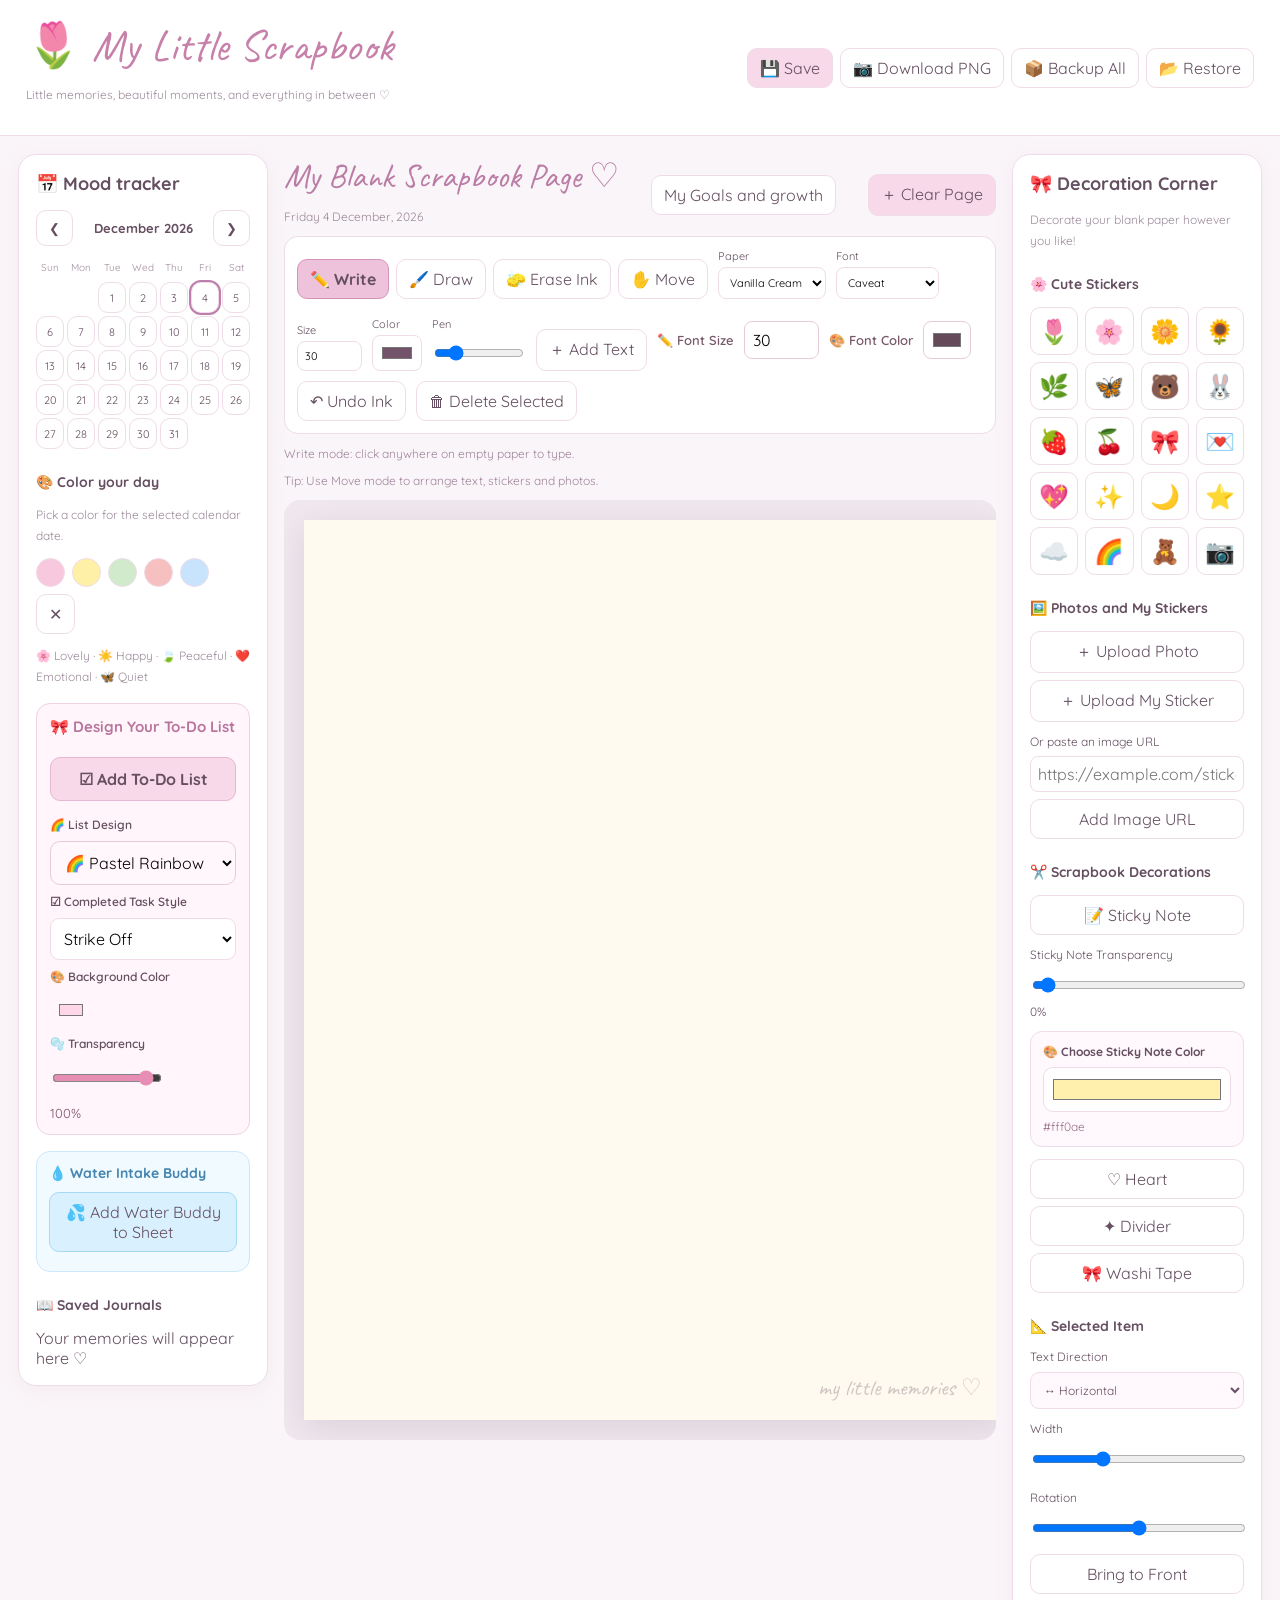
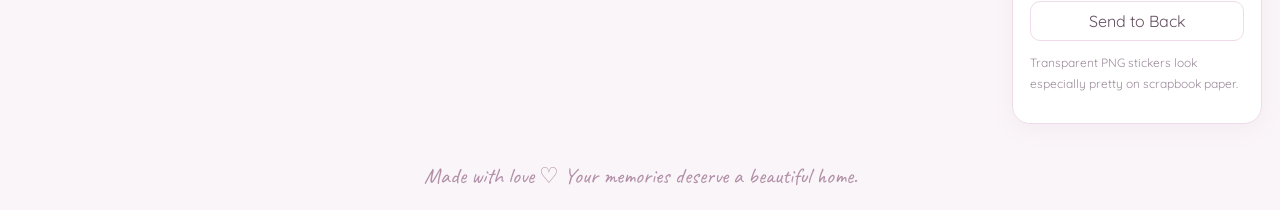
<file: index.html>
<!DOCTYPE html>
<html lang="en">
<head>
  <meta charset="UTF-8">
  <meta name="viewport" content="width=device-width, initial-scale=1.0">
  <title>My Little Scrapbook 🌷</title>
  <link rel="preconnect" href="https://fonts.googleapis.com">
  <link rel="preconnect" href="https://fonts.gstatic.com" crossorigin>
  <link href="https://fonts.googleapis.com/css2?family=Caveat:wght@400;700&family=Indie+Flower&family=Patrick+Hand&family=Quicksand:wght@400;500;700&display=swap" rel="stylesheet">
  <link rel="stylesheet" href="journlingstyle.css">
</head>
<body>
  <header class="site-header">
    <div>
      <h1>🌷 My Little Scrapbook</h1>
      <p>Little memories, beautiful moments, and everything in between ♡</p>
    </div>
    <div class="header-buttons">
      <button id="saveBtn">💾 Save</button>
      <button id="downloadBtn">📷 Download PNG</button>
      <button id="backupBtn">📦 Backup All</button>
      <button id="restoreBtn">📂 Restore</button>
      <input type="file" id="restoreFile" accept=".json,application/json" hidden>
    </div>
  </header>

  <main class="layout">
    <aside class="panel">
      <h2>📅 Mood tracker</h2>
      <div class="calendar-header">
        <button id="prevMonth">❮</button>
        <strong id="monthTitle"></strong>
        <button id="nextMonth">❯</button>
      </div>
      <div class="weekdays">
        <span>Sun</span><span>Mon</span><span>Tue</span>
        <span>Wed</span><span>Thu</span><span>Fri</span><span>Sat</span>
      </div>
      <div id="calendar" class="calendar"></div>

      <h3>🎨 Color your day</h3>
      <p class="hint">Pick a color for the selected calendar date.</p>
      <div class="mood-row">
        <button class="mood pink" data-mood="pink" title="Lovely"></button>
        <button class="mood yellow" data-mood="yellow" title="Happy"></button>
        <button class="mood green" data-mood="green" title="Peaceful"></button>
        <button class="mood red" data-mood="red" title="Emotional"></button>
        <button class="mood blue" data-mood="blue" title="Quiet"></button>
        <button id="clearMood" title="Clear mood">✕</button>
      </div>
      <p class="hint">🌸 Lovely · ☀️ Happy · 🍃 Peaceful · ❤️ Emotional · 🦋 Quiet</p>

      <!-- 🌷 TO-DO LIST DESIGNER -->
          <div class="todo-designer">

            <h3>🎀 Design Your To-Do List</h3>

            <button id="addTodoBtn" type="button" class="wide">
              ☑ Add To-Do List
            </button>

            <!-- Choose list design -->
            <label for="todoStyle">🌈 List Design</label>
            <select id="todoStyle">
              <option value="rainbow">🌈 Pastel Rainbow</option>
              <option value="dashed">🎀 Dashed Lines</option>
              <option value="lined">📒 Notebook Lines</option>
              <option value="boxes">🌸 Box List</option>
              <option value="dotted">✨ Dotted Lines</option>
              <option value="minimal">🤍 Minimal</option>
              <option value="gradient">🦋 Pastel Gradient</option>
              <option value="custom">🎨 Custom Color</option>
            </select>

            <!-- Completion style -->
            <label for="todoCheckStyle">
              ☑ Completed Task Style
            </label>
            <select id="todoCheckStyle">
              <option value="strike">Strike Off</option>
              <option value="tick">Tick Mark ✓</option>
            </select>

            <!-- Background color -->
            <label for="todoColor">🎨 Background Color</label>
            <input type="color"
                  id="todoColor"
                  value="#ffd6e7">

            <!-- Transparency -->
            <label for="todoOpacity">🫧 Transparency</label>
            <input type="range"
                  id="todoOpacity"
                  min="0"
                  max="100"
                  value="100">

            <span id="todoOpacityValue">100%</span>

          </div>
          <!-- END TO-DO LIST DESIGNER -->

          
        <!-- WATER INTAKE BUDDY -->
        <div class="water-controls">
          <h3>💧 Water Intake Buddy</h3>
          <button id="addWaterBtn" type="button" class="wide">
            💦 Add Water Buddy to Sheet
          </button>

        </div>


      <h3>📖 Saved Journals</h3>
      <div id="entryList" class="entry-list"></div>
    </aside>

    <section class="workspace">
      <div class="workspace-title">
        <div>
          <h2>My Blank Scrapbook Page ♡</h2>
          <p id="dateLabel"></p>
        </div>
        <a href="goals.html" target="_blank"><button>My Goals and growth</button></a>
        <button id="newPageBtn">＋ Clear Page</button>
      </div>

      <div class="toolbar">
        <div class="mode-group">
          <button class="mode active" data-mode="write">✏️ Write</button>
          <button class="mode" data-mode="draw">🖌️ Draw</button>
          <button class="mode" data-mode="erase">🧽 Erase Ink</button>
          <button class="mode" data-mode="move">✋ Move</button>
        </div>

        <label>Paper
          <select id="paperTheme">
            <option value="cream">Vanilla Cream</option>
            <option value="pink">Blush Pink</option>
            <option value="yellow">Pastel Yellow</option>
            <option value="green">Sage Green</option>
            <option value="blue">Baby Blue</option>
            <option value="red">Soft Rose</option>
            <option value="lavender">Lavender</option>
            <option value="lined">Lined Paper</option>
            <option value="grid">Graph Paper</option>
          </select>
        </label>

        <label>Font
          <select id="fontSelect">
            <option value="Caveat">Caveat</option>
            <option value="Indie Flower">Indie Flower</option>
            <option value="Patrick Hand">Patrick Hand</option>
            <option value="Quicksand">Quicksand</option>
          </select>
        </label>

        <label>Size
          <input type="number" id="fontSize" min="12" max="90" value="30">
        </label>

        <label>Color
          <input type="color" id="inkColor" value="#72536a">
        </label>

        <label>Pen
          <input type="range" id="penSize" min="1" max="30" value="4">
        </label>

        <button id="addTextBtn">＋ Add Text</button>
        
          <div class="writing-controls">
            <label for="writingFontSize">✏️ Font Size</label>
            <input
              type="number"
              id="writingFontSize"
              min="10"
              max="100"
              value="30"
            >

            <label for="writingFontColor">🎨 Font Color</label>
            <input
              type="color"
              id="writingFontColor"
              value="#654b59"
            >
          </div>

        <button id="undoInkBtn">↶ Undo Ink</button>
        <button id="deleteItemBtn">🗑 Delete Selected</button>
      </div>

      <p class="editor-tip" id="modeHint">
        Write mode: click any empty place on the paper to type. Tip: Use Move mode to arrange text, stickers and photos.
      </p>
      <p class="editor-tip" id="modeHint">
        Tip: Use Move mode to arrange text, stickers and photos.
      </p>

      <div class="sheet-scroller">
        <div id="journalSheet" class="journal-sheet cream">
          <canvas id="drawingCanvas" width="700" height="900"></canvas>
          <div id="itemLayer"></div>
          <div class="watermark">my little memories ♡</div>
        </div>
      </div>

      
    </section>

    <aside class="panel decoration-panel">
      <h2>🎀 Decoration Corner</h2>
      <p class="hint">Decorate your blank paper however you like!</p>

      <h3>🌸 Cute Stickers</h3>
      <div class="sticker-grid">
        <button data-sticker="🌷">🌷</button>
        <button data-sticker="🌸">🌸</button>
        <button data-sticker="🌼">🌼</button>
        <button data-sticker="🌻">🌻</button>
        <button data-sticker="🌿">🌿</button>
        <button data-sticker="🦋">🦋</button>
        <button data-sticker="🐻">🐻</button>
        <button data-sticker="🐰">🐰</button>
        <button data-sticker="🍓">🍓</button>
        <button data-sticker="🍒">🍒</button>
        <button data-sticker="🎀">🎀</button>
        <button data-sticker="💌">💌</button>
        <button data-sticker="💖">💖</button>
        <button data-sticker="✨">✨</button>
        <button data-sticker="🌙">🌙</button>
        <button data-sticker="⭐">⭐</button>
        <button data-sticker="☁️">☁️</button>
        <button data-sticker="🌈">🌈</button>
        <button data-sticker="🧸">🧸</button>
        <button data-sticker="📷">📷</button>
      </div>

      <h3>🖼️ Photos and My Stickers</h3>
      <button id="uploadPhotoBtn" class="wide">＋ Upload Photo</button>
      <button id="uploadStickerBtn" class="wide">＋ Upload My Sticker</button>
      <input type="file" id="imageFile" accept="image/*" hidden>

      <label class="field-label" for="imageUrl">Or paste an image URL</label>
      <input id="imageUrl" type="url" placeholder="https://example.com/sticker.png">
      <button id="addUrlBtn" class="wide">Add Image URL</button>

      <h3>✂️ Scrapbook Decorations</h3>
      <button id="stickyNoteBtn" class="wide">📝 Sticky Note</button>
      <label class="field-label">
          Sticky Note Transparency
          <input
            type="range"
            id="stickyTransparency"
            min="0"
            max="100"
            value="0"
            step="5"
          >
          <span id="transparencyValue">0%</span>
      </label>
      
      <div class="sticky-color-section">
        <label for="stickyGradientPicker">
          🎨 Choose Sticky Note Color
        </label>

        <input
          type="color"
          id="stickyGradientPicker"
          value="#fff0ae"
        >

        <span id="stickyColorValue">#fff0ae</span>
      </div>
      
      
          



      <button id="heartBtn" class="wide">♡ Heart</button>
      <button id="dividerBtn" class="wide">✦ Divider</button>
      <button id="tapeBtn" class="wide">🎀 Washi Tape</button>

      <h3>📐 Selected Item</h3>
        <label class="field-label">
          Text Direction
          <select id="textDirection">
            <option value="horizontal">↔ Horizontal</option>
            <option value="vertical">↕ Vertical</option>
          </select>
      </label>

      <label class="field-label">Width
        <input type="range" id="itemWidth" min="40" max="500" value="180">
      </label>
      <label class="field-label">Rotation
        <input type="range" id="itemRotation" min="-180" max="180" value="0">
      </label>
      <button id="frontBtn" class="wide">Bring to Front</button>
      <button id="backBtn" class="wide">Send to Back</button>

      <p class="hint">Transparent PNG stickers look especially pretty on scrapbook paper.</p>
    </aside>
  </main>

  <footer>Made with love ♡ Your memories deserve a beautiful home.</footer>

  <script src="https://html2canvas.hertzen.com/dist/html2canvas.min.js"></script>
  <script src="journlingjs.js"></script>
</body>
</html>
</file>
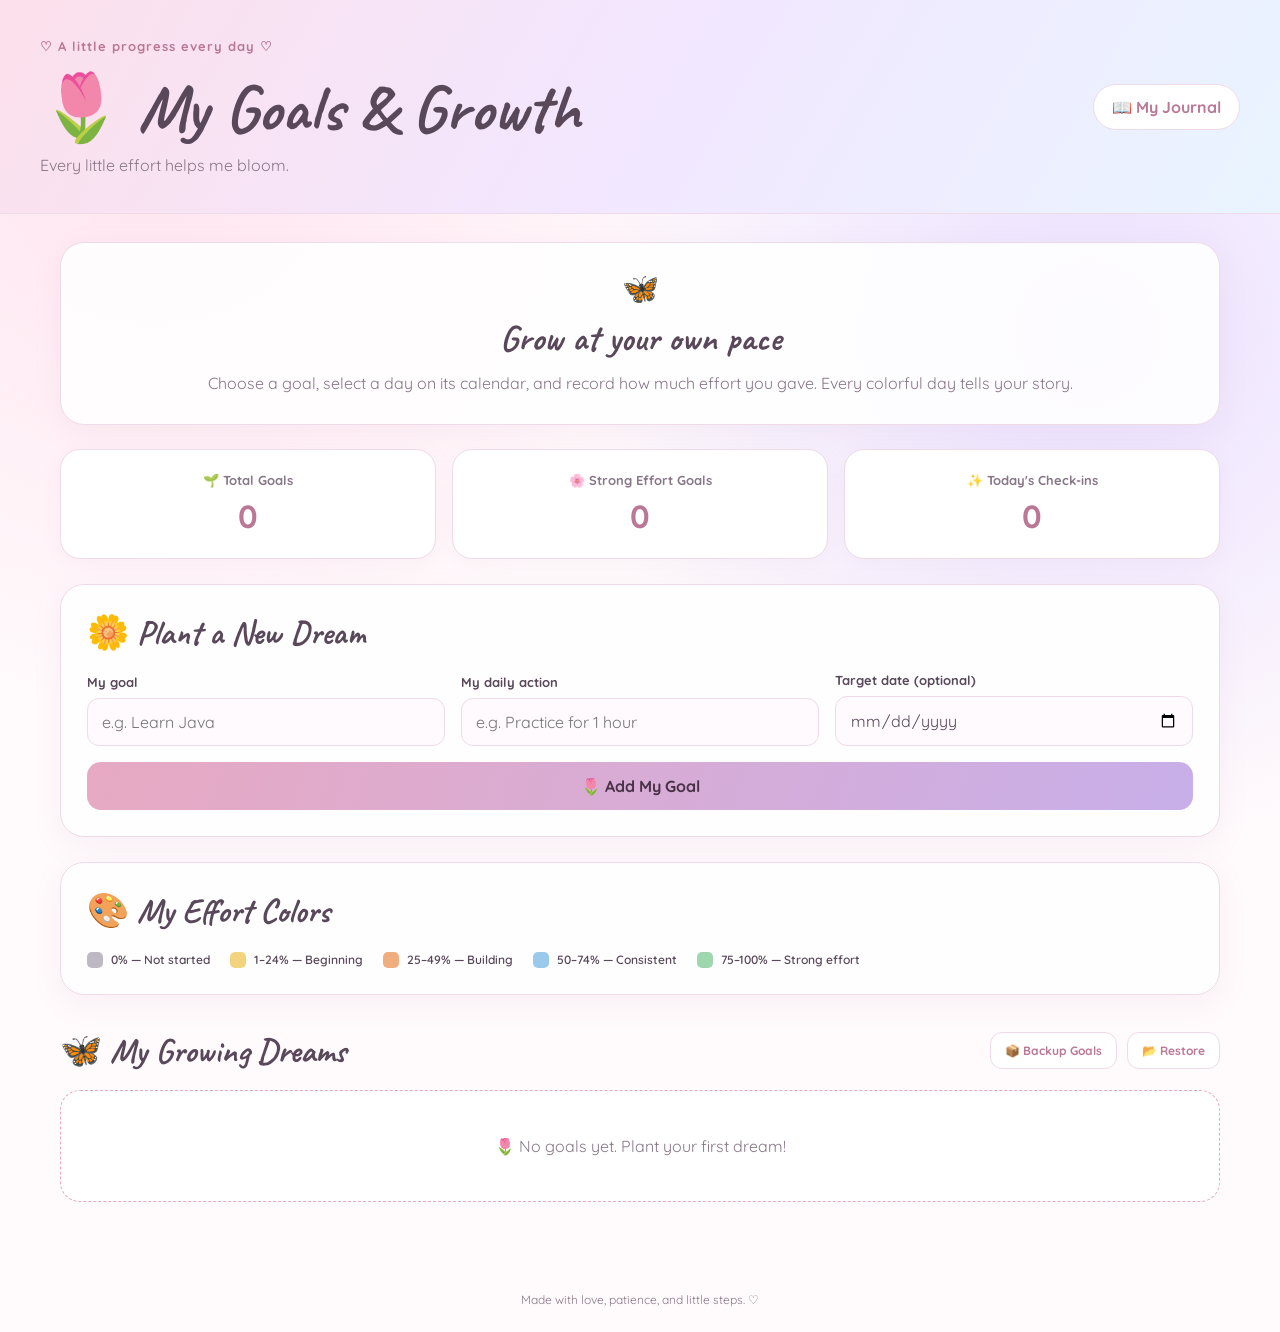
<file: goals.html>
<!DOCTYPE html>
<html lang="en">
<head>
  <meta charset="UTF-8">
  <meta name="viewport"
        content="width=device-width, initial-scale=1.0">

  <title>My Goals & Growth 🌷</title>

  <link rel="preconnect"
        href="https://fonts.googleapis.com">

  <link rel="preconnect"
        href="https://fonts.gstatic.com"
        crossorigin>

  <link href="https://fonts.googleapis.com/css2?family=Caveat:wght@400;600;700&family=Quicksand:wght@400;500;600;700&display=swap"
        rel="stylesheet">

  <link rel="stylesheet" href="goalsstyle.css">

  
</head>

<body>

  <header class="site-header">
    <div class="header-inner">
      <div>
        <p class="eyebrow">♡ A little progress every day ♡</p>
        <h1>🌷 My Goals & Growth</h1>
        <p class="subtitle">
          Every little effort helps me bloom.
        </p>
      </div>

      <a class="journal-link" href="index.html">
        📖 My Journal
      </a>
    </div>
  </header>

  <main class="page-container">

    <section class="welcome-card">
      <span class="welcome-decoration">🦋</span>

      <h2>Grow at your own pace</h2>

      <p>
        Choose a goal, select a day on its calendar,
        and record how much effort you gave.
        Every colorful day tells your story.
      </p>
    </section>

    <!-- DASHBOARD -->

    <section class="dashboard" aria-label="Goal summary">

      <div class="stat-card">
        <span>🌱 Total Goals</span>
        <strong id="totalGoals">0</strong>
      </div>

      <div class="stat-card">
        <span>🌸 Strong Effort Goals</span>
        <strong id="completedGoals">0</strong>
      </div>

      <div class="stat-card">
        <span>✨ Today's Check-ins</span>
        <strong id="todayCheckins">0</strong>
      </div>

    </section>

    <!-- CREATE GOAL -->

    <section class="form-section">

      <div class="section-heading">
        <h2>🌼 Plant a New Dream</h2>
      </div>

      <form id="goalForm" class="goal-form">

        <div class="field">
          <label for="goalName">My goal</label>

          <input
            id="goalName"
            type="text"
            maxlength="100"
            placeholder="e.g. Learn Java"
            required
          >
        </div>

        <div class="field">
          <label for="goalAction">
            My daily action
          </label>

          <input
            id="goalAction"
            type="text"
            maxlength="100"
            placeholder="e.g. Practice for 1 hour"
            required
          >
        </div>

        <div class="field">
          <label for="goalTarget">
            Target date (optional)
          </label>

          <input
            id="goalTarget"
            type="date"
          >
        </div>

        <button type="submit" class="add-goal-btn">
          🌷 Add My Goal
        </button>

      </form>
    </section>

    <!-- COLOR LEGEND -->

    <section class="legend-section">

      <h2>🎨 My Effort Colors</h2>

      <div class="color-legend">

        <div class="legend-item">
          <span class="legend-dot gray"></span>
          <span>0% — Not started</span>
        </div>

        <div class="legend-item">
          <span class="legend-dot yellow"></span>
          <span>1–24% — Beginning</span>
        </div>

        <div class="legend-item">
          <span class="legend-dot orange"></span>
          <span>25–49% — Building</span>
        </div>

        <div class="legend-item">
          <span class="legend-dot blue"></span>
          <span>50–74% — Consistent</span>
        </div>

        <div class="legend-item">
          <span class="legend-dot green"></span>
          <span>75–100% — Strong effort</span>
        </div>

      </div>

    </section>

    <!-- SAVED GOALS -->

    <section class="my-goals-section">

      <div class="section-heading goals-heading">

        <h2>🦋 My Growing Dreams</h2>

        <div class="backup-actions">
          <button id="backupBtn"
                  type="button"
                  class="secondary-btn">
            📦 Backup Goals
          </button>

          <button id="restoreBtn"
                  type="button"
                  class="secondary-btn">
            📂 Restore
          </button>

          <input
            type="file"
            id="restoreFile"
            accept=".json,application/json"
            hidden
          >
        </div>

      </div>

      <div id="goalsList" class="goals-grid"></div>

    </section>

  </main>

  <footer class="site-footer">
    Made with love, patience, and little steps. ♡
  </footer>
<script src="goalsjs.js" defer></script>
</body>
</html>
</file>
<file: journlingstyle.css>
:root {
  --pink: #e8a8c8;
  --ink: #654f61;
  --border: #efdce8;
}

* { box-sizing: border-box; }

body {
  margin: 0;
  background: #faf5f9;
  color: var(--ink);
  font-family: "Quicksand", sans-serif;
}

button, input, select { font: inherit; }

button {
  cursor: pointer;
  padding: 9px 12px;
  border: 1px solid var(--border);
  border-radius: 10px;
  background: white;
  color: var(--ink);
}

button:hover { background: #fbe5f1; }

input, select {
  max-width: 100%;
  border: 1px solid var(--border);
  border-radius: 8px;
  padding: 7px;
  background: white;
}

.site-header {
  padding: 18px 26px;
  background: white;
  border-bottom: 1px solid var(--border);
  display: flex;
  align-items: center;
  justify-content: space-between;
  flex-wrap: wrap;
  gap: 12px;
}

.site-header h1 {
  font: 44px "Caveat", cursive;
  color: #c780a9;
  margin: 0;
}

.site-header p, .hint {
  font-size: 12px;
  line-height: 1.7;
  color: #9c8b9b;
}

.header-buttons, .mode-group {
  display: flex;
  flex-wrap: wrap;
  gap: 7px;
}

#saveBtn, #newPageBtn {
  background: #f8d9e9;
}

.layout {
  display: grid;
  grid-template-columns: 250px minmax(0, 1fr) 250px;
  align-items: start;
  gap: 16px;
  padding: 18px;
}

.panel {
  background: white;
  padding: 17px;
  border-radius: 18px;
  border: 1px solid var(--border);
  box-shadow: 0 5px 20px #bca5b61a;
}

.panel h2 { font-size: 18px; margin-top: 0; }
.panel h3 { font-size: 14px; margin-top: 24px; }

.calendar-header {
  display: flex;
  justify-content: space-between;
  align-items: center;
  gap: 5px;
  font-size: 13px;
}

.weekdays, .calendar {
  display: grid;
  grid-template-columns: repeat(7, minmax(0, 1fr));
  gap: 3px;
  text-align: center;
}

.weekdays {
  margin-top: 15px;
  font-size: 10px;
  color: #a28c9e;
}

.calendar { margin-top: 8px; }

.calendar button {
  padding: 5px 1px;
  min-height: 31px;
  font-size: 11px;
  position: relative;
}

.calendar .selected {
  outline: 2px solid #bd7eab;
}

.calendar .saved::after {
  content: "•";
  position: absolute;
  bottom: -5px;
  left: 45%;
  font-size: 17px;
}

.mood-row {
  display: flex;
  flex-wrap: wrap;
  gap: 7px;
}

.mood {
  width: 29px;
  height: 29px;
  border-radius: 50%;
  padding: 0;
}

.mood.pink { background: #f8c9de; }
.mood.yellow { background: #fff0a8; }
.mood.green { background: #d0eacb; }
.mood.red { background: #f6bfc0; }
.mood.blue { background: #c8e4fc; }

.entry-list {
  display: flex;
  flex-direction: column;
  gap: 6px;
  max-height: 240px;
  overflow-y: auto;
}

.entry-list button {
  font-size: 11px;
  text-align: left;
}

.workspace { min-width: 0; }

.workspace-title {
  display: flex;
  justify-content: space-between;
  align-items: center;
  gap: 10px;
}

.workspace-title h2 {
  font: 34px "Caveat", cursive;
  color: #ba7da5;
  margin: 0;
}

.workspace-title p {
  font-size: 12px;
  color: #9b8998;
}

.toolbar {
  background: white;
  padding: 12px;
  border: 1px solid var(--border);
  border-radius: 14px;
  display: flex;
  flex-wrap: wrap;
  align-items: end;
  gap: 10px;
}

.toolbar label {
  display: flex;
  flex-direction: column;
  gap: 4px;
  font-size: 11px;
}

.toolbar input[type="number"] { width: 65px; }
.toolbar input[type="color"] { width: 50px; height: 36px; }
.toolbar input[type="range"] { width: 90px; }

.mode.active {
  background: #eec2da;
  border-color: #d494b8;
  font-weight: bold;
}

.editor-tip {
  font-size: 12px;
  color: #a0859c;
  margin: 12px 0;
}

.sheet-scroller {
  background: #f0e8ef;
  border-radius: 16px;
  padding: 20px;
  overflow: auto;
}

.journal-sheet {
  width: 700px;
  height: 900px;
  position: relative;
  margin: 0 auto;
  overflow: hidden;
  box-shadow: 0 8px 30px #8c788a35;
  background: #fffaf0;
  touch-action: none;
}

.journal-sheet.cream { background: #fffaf0; }
.journal-sheet.pink { background: #ffe7f0; }
.journal-sheet.yellow { background: #fff7d2; }
.journal-sheet.green { background: #e5f3e2; }
.journal-sheet.blue { background: #e4f2ff; }
.journal-sheet.red { background: #ffe2e2; }
.journal-sheet.lavender { background: #efe5ff; }

.journal-sheet.lined {
  background-color: #fffdf8;
  background-image: repeating-linear-gradient(
    transparent 0px,
    transparent 31px,
    #bdd7e9 32px
  );
}

.journal-sheet.grid {
  background-color: #fffdf8;
  background-image:
    linear-gradient(#e9dce6 1px, transparent 1px),
    linear-gradient(90deg, #e9dce6 1px, transparent 1px);
  background-size: 25px 25px;
}

#drawingCanvas, #itemLayer {
  position: absolute;
  inset: 0;
  width: 700px;
  height: 900px;
}


#drawingCanvas {
  position: absolute;
  z-index: 1;
  pointer-events: none;
  touch-action: none;
}

#itemLayer {
  position: absolute;
  z-index: 2;
  pointer-events: none;
}

.journal-item {
  pointer-events: auto;
}

/* Drawing mode */
.journal-sheet.drawing-mode #drawingCanvas {
  pointer-events: auto;
}

.journal-sheet.drawing-mode #itemLayer,
.journal-sheet.drawing-mode .journal-item {
  pointer-events: none;
}


.watermark {
  position: absolute;
  z-index: 0;
  bottom: 18px;
  right: 22px;
  font: 23px "Caveat", cursive;
  opacity: 0.3;
  pointer-events: none;
}

.journal-item {
  position: absolute;
  pointer-events: auto;
  touch-action: none;
  cursor: grab;
  transform-origin: center;
  user-select: none;
  min-height: 35px;
  overflow-wrap: anywhere;
}

.journal-item.selected {
  outline: 2px dashed #cb83ae;
  outline-offset: 4px;
}

.journal-item.text {
  padding: 5px;
  white-space: pre-wrap;
  line-height: 1.2;
}

.journal-item.note {
  padding: 16px;
  min-height: 125px;
  background: #fff0ae;
  box-shadow: 3px 4px 10px #0000001a;
  white-space: pre-wrap;
}

.journal-item.sticker {
  text-align: center;
  font-size: 65px;
}

.journal-item img {
  width: 100%;
  display: block;
  pointer-events: none;
}

.journal-item[contenteditable="true"] {
  cursor: text;
  user-select: text;
  touch-action: auto;
  outline: 2px dashed #d18aaf;
}

.journal-item[contenteditable="true"]:empty::before {
  content: "Write here...";
  color: #b9a2b4;
}

.sheet-footer {
  display: flex;
  justify-content: space-between;
  align-items: center;
  gap: 10px;
  font-size: 11px;
  color: #98869a;
  padding: 12px 0;
}

.sticker-grid {
  display: grid;
  grid-template-columns: repeat(4, 1fr);
  gap: 7px;
}

.sticker-grid button {
  font-size: 24px;
  padding: 8px 0;
}

.wide {
  display: block;
  width: 100%;
  margin: 7px 0;
}

.field-label {
  display: block;
  font-size: 12px;
  margin-top: 12px;
}

.decoration-panel input[type="url"],
.decoration-panel input[type="range"] {
  width: 100%;
  margin-top: 7px;
}

footer {
  padding: 20px;
  text-align: center;
  font: 22px "Caveat", cursive;
  color: #b18fa7;
}

@media (max-width: 1200px) {
  .layout { grid-template-columns: 230px minmax(0, 1fr); }
  .decoration-panel { grid-column: 1 / -1; }
}

@media (max-width: 760px) {
  .layout { display: flex; flex-direction: column; }
  .panel, .workspace { width: 100%; }
  .journal-sheet { margin: 0; }
  .site-header { padding: 14px; }
}


/* ===== CANVA-STYLE ELEMENT RESIZING ===== */

.journal-item {
  box-sizing: border-box;
  position: absolute;
  overflow: visible;
}

.journal-item.selected {
  outline: 2px solid #b16dd5;
  outline-offset: 2px;
}

/* Hide handles until selected */
.resize-handle {
  display: none;
  position: absolute;
  width: 11px;
  height: 11px;
  background: #ffffff;
  border: 2px solid #a967cc;
  border-radius: 3px;
  z-index: 999;
  pointer-events: auto;
  touch-action: none;
}

/* Show handles on selected element */
.journal-item.selected .resize-handle {
  display: block;
}

.handle-nw {
  top: -7px;
  left: -7px;
  cursor: nwse-resize;
}

.handle-n {
  top: -7px;
  left: 50%;
  transform: translateX(-50%);
  cursor: ns-resize;
}

.handle-ne {
  top: -7px;
  right: -7px;
  cursor: nesw-resize;
}

.handle-e {
  top: 50%;
  right: -7px;
  transform: translateY(-50%);
  cursor: ew-resize;
}

.handle-se {
  bottom: -7px;
  right: -7px;
  cursor: nwse-resize;
}

.handle-s {
  bottom: -7px;
  left: 50%;
  transform: translateX(-50%);
  cursor: ns-resize;
}

.handle-sw {
  bottom: -7px;
  left: -7px;
  cursor: nesw-resize;
}

.handle-w {
  top: 50%;
  left: -7px;
  transform: translateY(-50%);
  cursor: ew-resize;
}

/* Photos resize with their container */
.journal-item.image img {
  width: 100%;
  height: 100%;
  object-fit: fill;
  pointer-events: none;
}

/* Prevent handles appearing in downloaded image */
.resize-handle {
  user-select: none;
}



/* Fix writing mode and hide resize handles while typing */

.journal-item.text,
.journal-item.note {
  writing-mode: horizontal-tb;
  word-break: normal;
  overflow-wrap: break-word;
  white-space: pre-wrap;
  min-width: 120px;
}

.journal-item.editing .resize-handle {
  display: none !important;
}

.journal-item[contenteditable="true"] {
  outline: 2px dashed #d18aaf;
  cursor: text;
  user-select: text;
}



/* Text direction selector */

#textDirection {
  width: 100%;
  margin-top: 8px;
  padding: 9px;
  border: 1px solid #efdce8;
  border-radius: 9px;
  background: #fff8fc;
  color: #654f61;
}

/* Allow horizontal or vertical text */

.journal-item.text,
.journal-item.note {
  word-break: normal;
  overflow-wrap: break-word;
}

/* Keep resize handles positioned normally */

.journal-item .resize-handle {
  writing-mode: horizontal-tb;
}



/* Fix reverse typing */

.journal-item.text,
.journal-item.note {
  direction: ltr;
  unicode-bidi: normal;
}

.journal-item.editing .resize-handle {
  display: none !important;
}

.journal-item[contenteditable="true"] {
  user-select: text;
  cursor: text;
}


.sticky-color-section {
  margin: 12px 0;
  padding: 12px;
  background: #fff8fc;
  border: 1px solid #efdce8;
  border-radius: 12px;
}

.sticky-color-section label {
  display: block;
  font-size: 12px;
  font-weight: 700;
  margin-bottom: 8px;
}

#stickyGradientPicker {
  width: 100%;
  height: 45px;
  cursor: pointer;
  border: 1px solid #efdce8;
  border-radius: 10px;
}

#stickyColorValue {
  display: block;
  margin-top: 7px;
  font-size: 12px;
  color: #98738a;
}



/* ===== TO-DO LIST ===== */

.todo-controls {
  display: flex;
  flex-direction: column;
  gap: 8px;
  margin: 12px 0;
}

#addTodoBtn,
#todoStyle {
  padding: 10px;
  border: 1px solid #e8cbd9;
  border-radius: 10px;
  background: #fff7fb;
  cursor: pointer;
}

.journal-item.todo {
  padding: 16px;
  border-radius: 12px;
  box-sizing: border-box;
  min-width: 190px;
  min-height: 130px;
  writing-mode: horizontal-tb !important;
  direction: ltr;
  overflow: visible;
}

.todo-title {
  font-weight: bold;
  font-size: 18px;
  margin-bottom: 12px;
  color: #71584a;
}

.todo-tasks {
  display: flex;
  flex-direction: column;
  gap: 9px;
}

.todo-row {
  display: flex;
  align-items: flex-start;
  gap: 9px;
  font-size: 15px;
  color: #594c43;
}

.todo-checkbox {
  appearance: none;
  -webkit-appearance: none;
  width: 19px;
  height: 19px;
  min-width: 19px;
  border: 2px solid #9c8291;
  border-radius: 3px;
  background: #fff;
  cursor: pointer;
  position: relative;
  margin: 1px 0 0;
}

.todo-checkbox:checked {
  background: #c992ad;
  border-color: #c992ad;
}

.todo-checkbox:checked::after {
  content: "✓";
  position: absolute;
  left: 2px;
  top: -4px;
  color: white;
  font-size: 16px;
  font-weight: bold;
}

.todo-task-text {
  flex: 1;
  min-width: 0;
  outline: none;
  overflow-wrap: anywhere;
  cursor: text;
}



.todo-add-task {
  margin-top: 12px;
  background: #ffffffaa;
  border: 1px dashed #c99cb2;
  border-radius: 7px;
  padding: 6px 10px;
  cursor: pointer;
  font-size: 13px;
}

.journal-item.todo .resize-handle {
  z-index: 10;
}


/* Strike off completed tasks */
.journal-item.todo[data-todo-style="strike"]
.todo-checkbox:checked + .todo-task-text {
  text-decoration: line-through;
  opacity: 0.55;
}

/* Tick mark only: keep text normal */
.journal-item.todo[data-todo-style="tick"]
.todo-checkbox:checked + .todo-task-text {
  text-decoration: none;
  opacity: 1;
}


/* ===== WRITING FONT CONTROLS ===== */

.writing-controls {
  display: flex;
  flex-wrap: wrap;
  align-items: center;
  gap: 10px;
  margin: 12px 0;

}

.writing-controls label {
  font-size: 13px;
  font-weight: 600;
  color: #79586a;
}

#writingFontSize {
  width: 75px;
  padding: 8px;
  border: 1px solid #e8cbd9;
  border-radius: 8px;
}

#writingFontColor {
  width: 48px;
  height: 38px;
  border: 1px solid #e8cbd9;
  border-radius: 8px;
  cursor: pointer;
}


.todo-style-controls {
  display: flex;
  align-items: center;
  gap: 12px;
  flex-wrap: wrap;
  padding: 10px;
  border-radius: 12px;
  background: #fff5fa;
}

#todoColor {
  width: 42px;
  height: 34px;
  border: none;
  cursor: pointer;
  background: transparent;
}

#todoOpacity {
  width: 110px;
  cursor: pointer;
  accent-color: #e88eb5;
}

#todoOpacityValue {
  font-size: 13px;
  color: #80546a;
}




/* ===== CUSTOMIZABLE TO-DO DESIGNS ===== */

.journal-item.todo {
  border-radius: 14px;
  padding: 16px;
  min-width: 190px;
  min-height: 130px;
}

/* Pastel rainbow */
.journal-item.todo.rainbow {
  background: linear-gradient(
    180deg,
    #f9d6e5,
    #ffe8be,
    #fff4c8,
    #d9f1d8,
    #d9eafa,
    #e7ddfa
  );
}

/* Dashed lines */
.journal-item.todo.dashed {
  background: #fff8ef;
}

.journal-item.todo.dashed .todo-row {
  border-bottom: 2px dashed #cba6bb;
  padding: 10px 4px;
}

/* Notebook lines */
.journal-item.todo.lined {
  background: #fffaf1;
}

.journal-item.todo.lined .todo-row {
  min-height: 36px;
  border-bottom: 1px solid #a7c7dc;
  padding: 8px 4px;
}

/* Box list */
.journal-item.todo.boxes {
  background: #fce5ef;
}

.journal-item.todo.boxes .todo-row {
  background: rgba(255,255,255,0.65);
  border: 1px solid #d9b5c9;
  border-radius: 9px;
  padding: 9px;
}

/* Dotted lines */
.journal-item.todo.dotted {
  background: #f1e5ff;
}

.journal-item.todo.dotted .todo-row {
  border-bottom: 2px dotted #bb9dcf;
  padding: 10px 4px;
}

/* Minimal */
.journal-item.todo.minimal {
  background: #ffffff;
  border: 1px solid #e5e5e5;
}

/* Pastel gradient */
.journal-item.todo.gradient {
  background: linear-gradient(
    135deg,
    #fbd9e8,
    #e2dcfa,
    #d9ecff
  );
}

/* Custom color */
.journal-item.todo.custom {
  background: var(--todo-bg, #f9dce9);
}

/* Designer controls */
.todo-designer {
  display: flex;
  flex-direction: column;
  gap: 10px;
  padding: 14px;
  margin: 14px 0;
  border: 1px solid #efdce8;
  border-radius: 14px;
  background: #fff7fb;
}

.todo-designer label {
  font-size: 12px;
  font-weight: 600;
}

.todo-designer select,
.todo-designer input[type="color"] {
  width: 100%;
}

.todo-designer input[type="range"] {
  width: 100%;
  accent-color: #d88fb8;
}


/* ===== SAVED JOURNAL LIST ===== */

.saved-entry-row {
  display: flex;
  align-items: center;
  gap: 6px;
  margin-bottom: 7px;
}

.saved-entry-open {
  flex: 1;
  min-width: 0;
  text-align: left;
  padding: 10px;
  background: #fff7fb;
  border: 1px solid #efdce8;
  border-radius: 10px;
  font-size: 12px;
}

.saved-entry-open:hover {
  background: #fbe5f1;
}

.saved-entry-delete {
  flex-shrink: 0;
  padding: 9px;
  background: #ffe5eb;
  border: 1px solid #f0c3cf;
  border-radius: 10px;
  cursor: pointer;
}

.saved-entry-delete:hover {
  background: #ffc9d7;
}



/* ===== LEFT SIDE TO-DO DESIGNER ===== */

.panel .todo-designer {
  display: flex;
  flex-direction: column;
  gap: 9px;
  padding: 13px;
  margin: 16px 0;
  border-radius: 14px;
  background: #fff5fa;
  border: 1px solid #efd3e3;
}

.panel .todo-designer h3 {
  margin: 0 0 5px;
  color: #b8759e;
  font-size: 15px;
}

.panel .todo-designer label {
  font-size: 12px;
  font-weight: 600;
}

.panel .todo-designer select {
  width: 100%;
  padding: 9px;
  border-radius: 9px;
}

.panel .todo-designer input[type="color"] {
  width: 100%;
  height: 38px;
  cursor: pointer;
}

.panel .todo-designer input[type="range"] {
  width: 100%;
  accent-color: #d88fb8;
}

#addTodoBtn {
  width: 100%;
  background: #f8d9e9;
  border: 1px solid #e8b7d1;
  font-weight: 700;
  padding: 11px;
  border-radius: 10px;
}

#addTodoBtn:hover {
  background: #f3c5df;
}



/* ===== WATER INTAKE BUDDY ===== */

.water-controls {
  margin: 14px 0;
  padding: 12px;
  background: #f0faff;
  border: 1px solid #cde8f8;
  border-radius: 14px;
}

.water-controls h3 {
  margin: 0 0 10px;
  color: #4486b0;
}

#addWaterBtn {
  background: #d9f1ff;
  border-color: #a7d8f4;
}

.journal-item.water {
  width: 260px;
  min-width: 220px;
  min-height: 350px;
  padding: 15px;
  background: #f2fbff;
  border: 2px solid #b5e4fa;
  border-radius: 20px;
  text-align: center;
  box-shadow: 0 5px 15px #4baddb18;
  overflow: visible;
}

.water-heading {
  font-size: 19px;
  font-weight: 700;
  color: #438bb6;
  margin-bottom: 5px;
}

.water-subtitle {
  font-size: 11px;
  color: #7aaac6;
}

.water-glass {
  position: relative;
  width: 112px;
  height: 160px;
  margin: 15px auto;
  border: 5px solid #91c9e8;
  border-top: 0;
  border-radius: 8px 8px 28px 28px;
  background: #e8f7ff80;
  overflow: hidden;
  clip-path: polygon(0 0,100% 0,93% 100%,7% 100%);
}

.water-liquid {
  position: absolute;
  bottom: 0;
  left: 0;
  width: 100%;
  height: 0%;
  background: linear-gradient(
    180deg,
    #8cdeff,
    #3ba9f5,
    #1689e1
  );
  transition: height 0.8s ease;
}

.water-liquid::before {
  content: "";
  position: absolute;
  top: -5px;
  left: -15%;
  width: 130%;
  height: 14px;
  border-radius: 50%;
  background: #b5eeff;
  animation: waterWave 2s ease-in-out infinite alternate;
}

@keyframes waterWave {
  from { transform: translateX(-6px) rotate(-2deg); }
  to { transform: translateX(6px) rotate(2deg); }
}

.water-face {
  position: absolute;
  z-index: 2;
  top: 45%;
  left: 50%;
  transform: translate(-50%,-50%);
  width: 80px;
  display: flex;
  flex-direction: column;
  align-items: center;
  pointer-events: none;
}

.water-eyes {
  display: flex;
  gap: 27px;
}

.water-eyes span {
  width: 7px;
  height: 10px;
  background: #245a83;
  border-radius: 50%;
  animation: waterBlink 4s infinite;
}

@keyframes waterBlink {
  0%, 94%, 100% { transform: scaleY(1); }
  97% { transform: scaleY(0.15); }
}

.water-mouth {
  margin-top: 10px;
  width: 22px;
  height: 12px;
  border-bottom: 3px solid #245a83;
  border-radius: 0 0 50% 50%;
  transition: all 0.4s;
}

.water-glass.sad .water-mouth {
  border-bottom: 0;
  border-top: 3px solid #245a83;
  border-radius: 50% 50% 0 0;
  margin-top: 15px;
}

.water-glass.happy .water-mouth {
  width: 30px;
  height: 16px;
  border-bottom-width: 4px;
}

.water-message {
  font-size: 12px;
  font-weight: 700;
  color: #4486b0;
  min-height: 35px;
}

.water-progress {
  font-size: 13px;
  margin: 8px 0;
  color: #4c84a4;
}

.water-settings {
  display: flex;
  flex-direction: column;
  gap: 7px;
  margin-top: 10px;
}

.water-settings label {
  font-size: 11px;
  text-align: left;
}

.water-settings input {
  width: 100%;
  padding: 6px;
}

.water-actions {
  display: flex;
  gap: 5px;
  margin-top: 5px;
}

.water-actions button {
  flex: 1;
  font-size: 11px;
  padding: 7px 3px;
  background: #d9f1ff;
  border-color: #b5dff5;
}

@media (prefers-reduced-motion: reduce) {
  .water-liquid,
  .water-liquid::before,
  .water-eyes span {
    animation: none;
    transition: none;
  }
}


/* Cute expression changes */

.water-glass.happy .water-face {
  animation: waterCelebrate 0.6s ease-in-out;
}

@keyframes waterCelebrate {
  0% { transform: translate(-50%, -50%) scale(1); }
  40% { transform: translate(-50%, -55%) scale(1.15); }
  70% { transform: translate(-50%, -50%) scale(0.95); }
  100% { transform: translate(-50%, -50%) scale(1); }
}

.water-glass:not(.sad):not(.happy) .water-mouth {
  width: 18px;
  height: 7px;
}


/* ===== RESIZABLE WATER BUDDY ===== */

.journal-item.water {
  width: 260px;
  height: 390px;
  min-width: 150px;
  min-height: 230px;
  position: absolute;
  overflow: visible;
  container-type: inline-size;
}

.journal-item.water .water-heading {
  font-size: clamp(12px, 7cqw, 24px);
}

.journal-item.water .water-subtitle {
  font-size: clamp(9px, 4cqw, 13px);
}

.journal-item.water .water-glass {
  width: min(45%, 150px);
  height: 40%;
  min-height: 65px;
  margin: 12px auto;
}

.journal-item.water .water-face {
  transform: translate(-50%, -50%) scale(
    var(--face-scale, 1)
  );
}

.journal-item.water .water-message {
  font-size: clamp(10px, 4.5cqw, 15px);
}

.journal-item.water .water-progress {
  font-size: clamp(10px, 4cqw, 14px);
}

.journal-item.water .water-settings label {
  font-size: clamp(9px, 3.8cqw, 12px);
}

.journal-item.water .water-settings input {
  font-size: clamp(10px, 4cqw, 14px);
}

.journal-item.water .water-actions button {
  font-size: clamp(10px, 4cqw, 13px);
}

/* Keep resize handles visible */
.journal-item.water.selected .resize-handle {
  display: block;
  z-index: 100;
}
</file>
<file: goalsstyle.css>
/* ========================================
   MY GOALS & GROWTH - PASTEL THEME
======================================== */

:root {
  --pink: #e7a9c2;
  --deep-pink: #ba7896;
  --lavender: #e9ddf5;
  --cream: #fffaf6;
  --ink: #59485a;
  --muted: #887787;
  --border: #efdae7;

  --gray: #bdb8c3;
  --yellow: #f3d47e;
  --orange: #f0ae7e;
  --blue: #9bc9ec;
  --green: #9ed6ae;
}

* {
  box-sizing: border-box;
}

body {
  margin: 0;
  font-family: "Quicksand", sans-serif;
  color: var(--ink);
  background:
    radial-gradient(
      circle at 12% 10%,
      #ffe4ef 0,
      transparent 35%
    ),
    radial-gradient(
      circle at 85% 25%,
      #eae0ff 0,
      transparent 35%
    ),
    #fffafc;
}

button,
input {
  font: inherit;
}

button {
  cursor: pointer;
}

button:focus-visible,
input:focus-visible,
a:focus-visible {
  outline: 3px solid #ba7896;
  outline-offset: 3px;
}

.site-header {
  padding: 38px 20px;
  background: linear-gradient(
    120deg,
    #fce0eb,
    #f2e7ff,
    #e9f4ff
  );
  border-bottom: 1px solid var(--border);
}

.header-inner {
  max-width: 1200px;
  margin: auto;
  display: flex;
  justify-content: space-between;
  align-items: center;
  gap: 20px;
}

.eyebrow {
  color: var(--deep-pink);
  font-size: 13px;
  font-weight: 700;
  letter-spacing: 1px;
}

h1,
h2,
h3,
p {
  margin-top: 0;
}

h1 {
  font-family: "Caveat", cursive;
  font-size: clamp(40px, 6vw, 66px);
  margin-bottom: 5px;
}

.subtitle {
  color: var(--muted);
  margin-bottom: 0;
}

.journal-link {
  text-decoration: none;
  color: var(--deep-pink);
  background: white;
  border: 1px solid var(--border);
  padding: 12px 18px;
  border-radius: 30px;
  font-weight: 700;
  white-space: nowrap;
}

.page-container {
  max-width: 1200px;
  padding: 28px 20px 65px;
  margin: auto;
}

.welcome-card,
.form-section,
.legend-section {
  background: rgba(255, 255, 255, 0.88);
  border: 1px solid var(--border);
  border-radius: 24px;
  padding: 26px;
  box-shadow: 0 8px 28px #c89ab51c;
}

.welcome-card {
  text-align: center;
  margin-bottom: 24px;
}

.welcome-decoration {
  font-size: 30px;
}

.welcome-card h2 {
  font-family: "Caveat", cursive;
  font-size: 36px;
  margin: 8px 0;
}

.welcome-card p {
  color: var(--muted);
  line-height: 1.8;
  margin-bottom: 0;
}

.dashboard {
  display: grid;
  grid-template-columns: repeat(3, 1fr);
  gap: 16px;
  margin-bottom: 25px;
}

.stat-card {
  background: white;
  border: 1px solid var(--border);
  border-radius: 20px;
  padding: 22px;
  text-align: center;
  box-shadow: 0 6px 20px #c89ab515;
}

.stat-card span {
  display: block;
  color: var(--muted);
  font-size: 13px;
  font-weight: 700;
}

.stat-card strong {
  display: block;
  font-size: 32px;
  color: var(--deep-pink);
  margin-top: 8px;
}

.form-section,
.legend-section {
  margin-bottom: 25px;
}

.section-heading {
  display: flex;
  justify-content: space-between;
  align-items: center;
  gap: 16px;
  margin-bottom: 18px;
}

.section-heading h2,
.legend-section h2 {
  font-family: "Caveat", cursive;
  font-size: 34px;
  margin-bottom: 0;
}

.goal-form {
  display: grid;
  grid-template-columns: repeat(
    3,
    minmax(0, 1fr)
  );
  gap: 16px;
  align-items: end;
}

.field {
  display: flex;
  flex-direction: column;
  gap: 8px;
}

.field label {
  font-size: 13px;
  font-weight: 700;
}

.field input {
  width: 100%;
  border: 1px solid var(--border);
  border-radius: 12px;
  padding: 13px 14px;
  background: #fffafd;
  color: var(--ink);
}

.add-goal-btn {
  grid-column: 1 / -1;
  border: none;
  border-radius: 14px;
  padding: 14px;
  background: linear-gradient(
    110deg,
    #e7a9c2,
    #c8afe9
  );
  color: #493247;
  font-weight: 700;
}

.color-legend {
  display: flex;
  flex-wrap: wrap;
  gap: 12px 20px;
  margin-top: 20px;
}

.legend-item {
  display: flex;
  align-items: center;
  gap: 8px;
  font-size: 12px;
  font-weight: 600;
}

.legend-dot {
  width: 16px;
  height: 16px;
  border-radius: 5px;
}

.gray {
  background: var(--gray);
}

.yellow {
  background: var(--yellow);
}

.orange {
  background: var(--orange);
}

.blue {
  background: var(--blue);
}

.green {
  background: var(--green);
}

.my-goals-section {
  margin-top: 34px;
}

.goals-heading {
  flex-wrap: wrap;
}

.backup-actions {
  display: flex;
  flex-wrap: wrap;
  gap: 10px;
}

.secondary-btn {
  border: 1px solid var(--border);
  background: white;
  border-radius: 12px;
  padding: 10px 14px;
  color: var(--deep-pink);
  font-size: 12px;
  font-weight: 700;
}

/* GOAL CARDS */

.goals-grid {
  display: grid;
  grid-template-columns: repeat(
    auto-fit,
    minmax(min(100%, 390px), 1fr)
  );
  gap: 22px;
  align-items: start;
}

.goal-card {
  --effort-color: var(--gray);

  background: white;
  border: 1px solid var(--border);
  border-top: 6px solid var(--effort-color);
  border-radius: 24px;
  padding: 22px;
  min-width: 0;
  box-shadow: 0 10px 30px #c89ab51a;
  transition: border-color 0.2s;
}

.goal-top {
  display: flex;
  justify-content: space-between;
  align-items: start;
  gap: 10px;
}

.goal-title {
  font-family: "Caveat", cursive;
  font-size: 32px;
  overflow-wrap: anywhere;
  margin-bottom: 10px;
}

.delete-btn {
  background: #fff1f5;
  border: none;
  border-radius: 10px;
  padding: 8px 10px;
  flex-shrink: 0;
}

.goal-action,
.goal-meta {
  color: var(--muted);
  font-size: 13px;
  line-height: 1.7;
}

.goal-label {
  display: flex;
  justify-content: space-between;
  align-items: center;
  gap: 10px;
  margin-top: 18px;
  font-size: 13px;
  font-weight: 700;
}

.goal-label strong {
  color: var(--deep-pink);
  font-size: 18px;
}

.progress-track {
  height: 11px;
  background: #f0e8ef;
  border-radius: 50px;
  overflow: hidden;
  margin: 12px 0;
}

.effort-fill {
  width: 0;
  height: 100%;
  border-radius: 50px;
  background: var(--effort-color);
  transition:
    width 0.15s,
    background-color 0.15s;
}

.goal-slider {
  display: block;
  width: 100%;
  margin: 16px 0 8px;
  accent-color: var(--effort-color);
  cursor: pointer;
}

.effort-status {
  font-size: 13px;
  font-weight: 700;
  margin: 10px 0;
}

.goal-message {
  margin: 16px 0;
  padding: 12px;
  border-radius: 12px;
  background: #fff6fb;
  color: var(--deep-pink);
  font-size: 13px;
  line-height: 1.7;
}

.goal-history {
  font-size: 12px;
  color: var(--muted);
  margin-bottom: 0;
}

.checkin-btn {
  width: 100%;
  padding: 12px;
  margin: 12px 0 16px;
  background: #fff1f7;
  color: var(--deep-pink);
  border: 1px solid var(--border);
  border-radius: 12px;
  font-size: 12px;
  font-weight: 700;
}

.checkin-btn.done {
  background: #e8f6ed;
  color: #47815d;
}

.checkin-btn:disabled {
  cursor: not-allowed;
  opacity: 0.55;
}

/* MONTHLY CALENDAR */

.goal-calendar {
  border: 1px solid #f0e0eb;
  border-radius: 20px;
  background: #fffbfe;
  padding: 15px;
  margin-top: 12px;
}

.calendar-heading {
  display: flex;
  justify-content: space-between;
  align-items: center;
  gap: 8px;
  margin-bottom: 12px;
}

.calendar-month-title {
  font-size: 15px;
  font-weight: 700;
  text-align: center;
}

.calendar-nav {
  border: 1px solid var(--border);
  background: white;
  color: var(--deep-pink);
  width: 34px;
  height: 34px;
  border-radius: 50%;
  font-size: 22px;
  display: grid;
  place-items: center;
}

.calendar-weekdays,
.calendar-days {
  display: grid;
  grid-template-columns: repeat(
    7,
    minmax(0, 1fr)
  );
  gap: 5px;
}

.calendar-weekdays {
  margin-bottom: 8px;
}

.calendar-weekday {
  text-align: center;
  font-size: 10px;
  font-weight: 700;
  color: var(--muted);
}

.calendar-day {
  aspect-ratio: 1 / 1;
  width: 100%;
  min-width: 0;
  border: 1px solid transparent;
  border-radius: 10px;
  background: #f5edf3;
  color: var(--ink);
  display: flex;
  align-items: center;
  justify-content: center;
  font-size: 12px;
  font-weight: 700;
  transition:
    background-color 0.15s,
    transform 0.15s;
}

button.calendar-day:hover {
  transform: scale(1.06);
}

.calendar-day.empty {
  background: transparent;
  border: none;
}

.calendar-day.selected {
  outline: 2px solid #a86d8b;
  outline-offset: 1px;
}

.calendar-day.today {
  border: 2px dashed #b989ab;
}

.calendar-day.selected.today {
  outline: 2px solid #a86d8b;
}

.calendar-selected-info {
  margin-top: 15px;
  padding: 12px;
  border-radius: 12px;
  background: #fff2f8;
  font-size: 12px;
  line-height: 1.7;
}

.calendar-selected-info strong {
  color: var(--deep-pink);
}

.calendar-hint {
  color: var(--muted);
  font-size: 11px;
  text-align: center;
  margin: 12px 0 0;
}

.calendar-today-btn {
  display: block;
  margin: 12px auto 0;
  border: 1px solid var(--border);
  background: white;
  color: var(--deep-pink);
  border-radius: 20px;
  padding: 8px 14px;
  font-size: 11px;
  font-weight: 700;
}

/* OTHER */

.empty-state {
  grid-column: 1 / -1;
  text-align: center;
  background: white;
  border: 1px dashed var(--pink);
  border-radius: 20px;
  padding: 45px 20px;
  color: var(--muted);
}

.site-footer {
  text-align: center;
  padding: 25px;
  color: var(--muted);
  font-size: 12px;
}

/* RESPONSIVE */

@media (max-width: 750px) {
  .header-inner {
    flex-direction: column;
    text-align: center;
  }

  .dashboard {
    grid-template-columns: 1fr;
  }

  .goal-form {
    grid-template-columns: 1fr;
  }

  .goals-grid {
    grid-template-columns: 1fr;
  }
}

@media (max-width: 420px) {
  .page-container {
    padding-left: 12px;
    padding-right: 12px;
  }

  .goal-card {
    padding: 15px;
  }

  .goal-calendar {
    padding: 10px;
  }

  .calendar-weekdays,
  .calendar-days {
    gap: 3px;
  }

  .calendar-day {
    font-size: 11px;
    border-radius: 7px;
  }
}



/* DAILY EFFORT WRITING SECTION */

.daily-effort-section {
  margin: 18px 0;
  padding: 18px;
  background: linear-gradient(135deg, #fff5fa, #f4efff);
  border: 1px solid #efdae7;
  border-radius: 18px;
}

.daily-effort-title {
  font-family: "Caveat", cursive;
  font-size: 27px;
  color: #ba7896;
  margin: 0 0 6px;
}

.daily-effort-date {
  font-size: 12px;
  color: #887787;
  margin-bottom: 12px;
}

.daily-effort-label {
  display: block;
  font-size: 13px;
  font-weight: 700;
  margin-bottom: 8px;
}

.daily-effort-textarea {
  width: 100%;
  min-height: 120px;
  padding: 13px;
  resize: vertical;
  border: 1px solid #e7cfe0;
  border-radius: 12px;
  background: #fff;
  color: #59485a;
  font-family: "Quicksand", sans-serif;
  font-size: 13px;
  line-height: 1.7;
  outline: none;
}

.daily-effort-textarea:focus {
  border-color: #ba7896;
  box-shadow: 0 0 0 3px #f7dfeb;
}

.daily-effort-buttons {
  display: flex;
  gap: 10px;
  margin-top: 12px;
  flex-wrap: wrap;
}

.daily-effort-save {
  flex: 1;
  padding: 11px 15px;
  border: none;
  border-radius: 12px;
  background: linear-gradient(110deg, #e7a9c2, #c8afe9);
  color: #493247;
  font-weight: 700;
}

.daily-effort-delete {
  padding: 11px 15px;
  border: 1px solid #efdae7;
  border-radius: 12px;
  background: white;
  color: #ba7896;
  font-weight: 700;
}

.daily-effort-feedback {
  min-height: 18px;
  margin: 10px 0 0;
  font-size: 12px;
  color: #47815d;
}

.calendar-day.has-note {
  box-shadow: inset 0 -4px 0 #ba7896;
}
</file>
